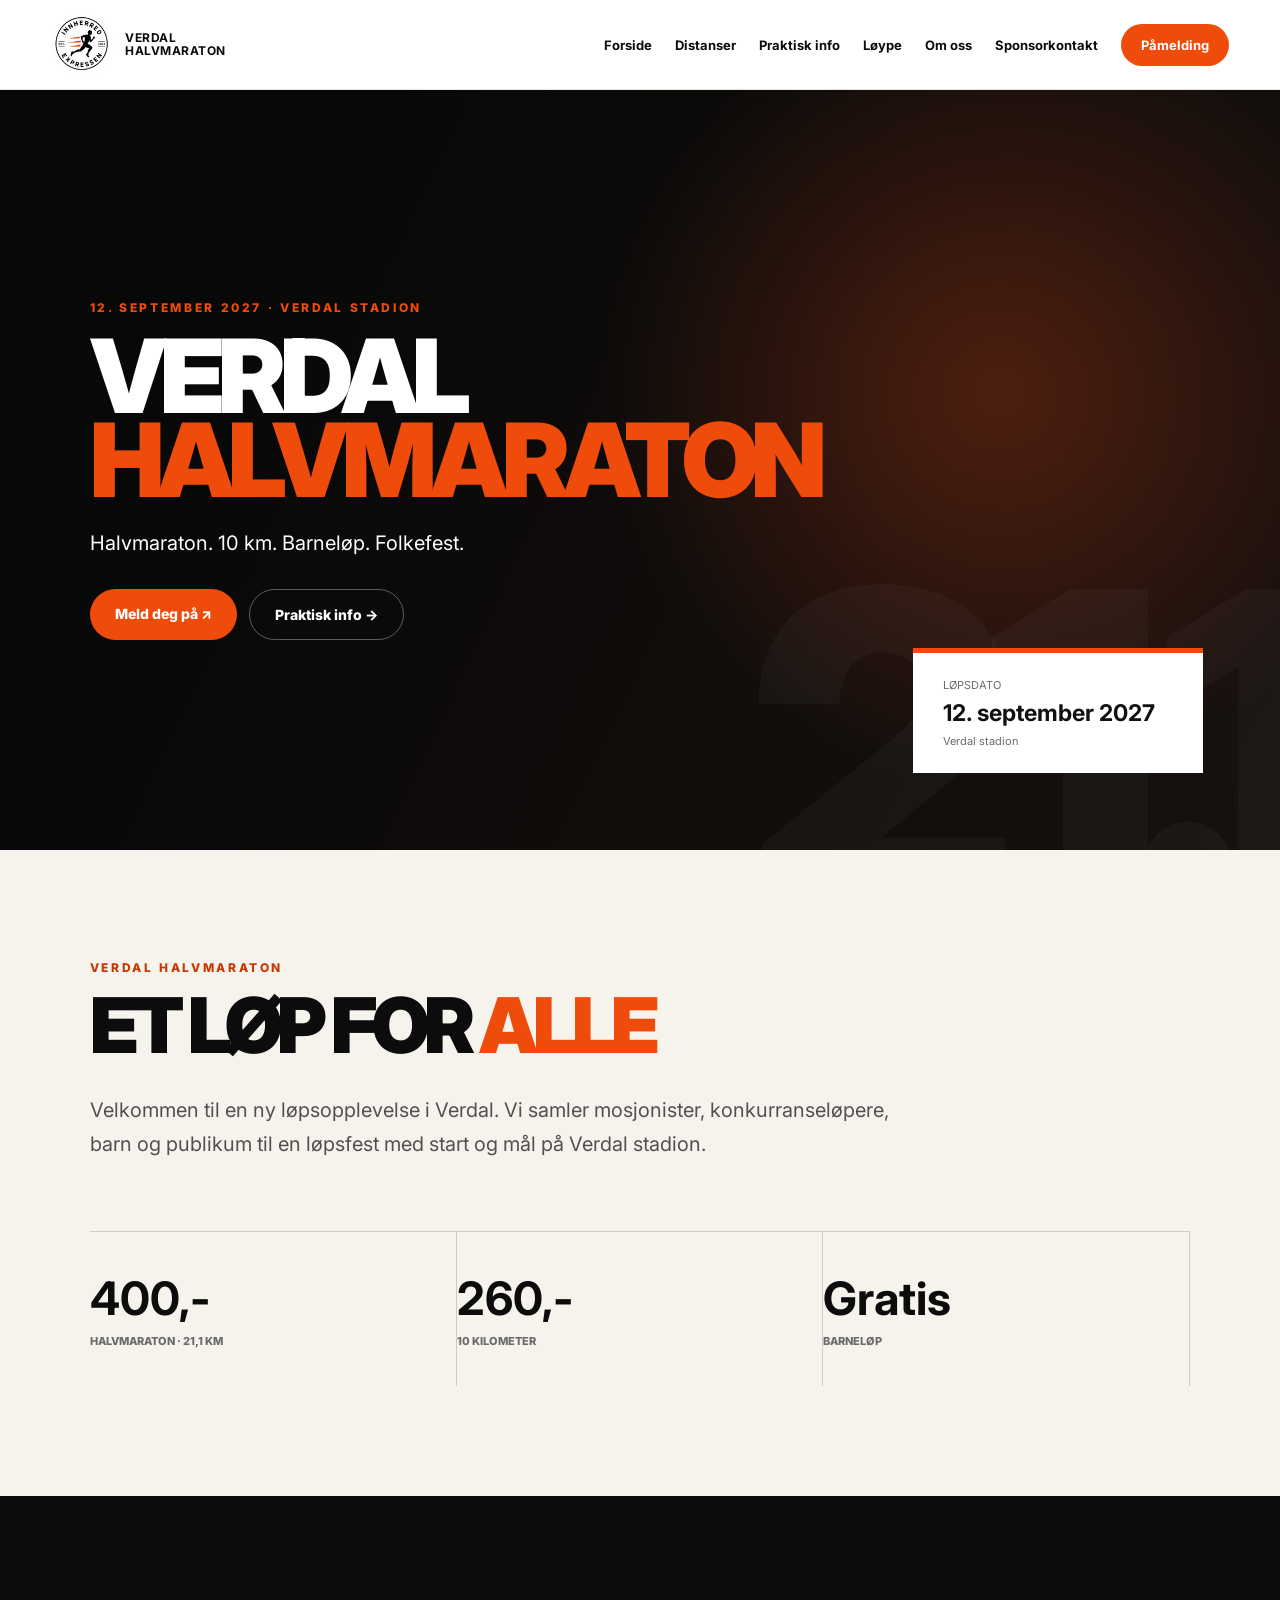
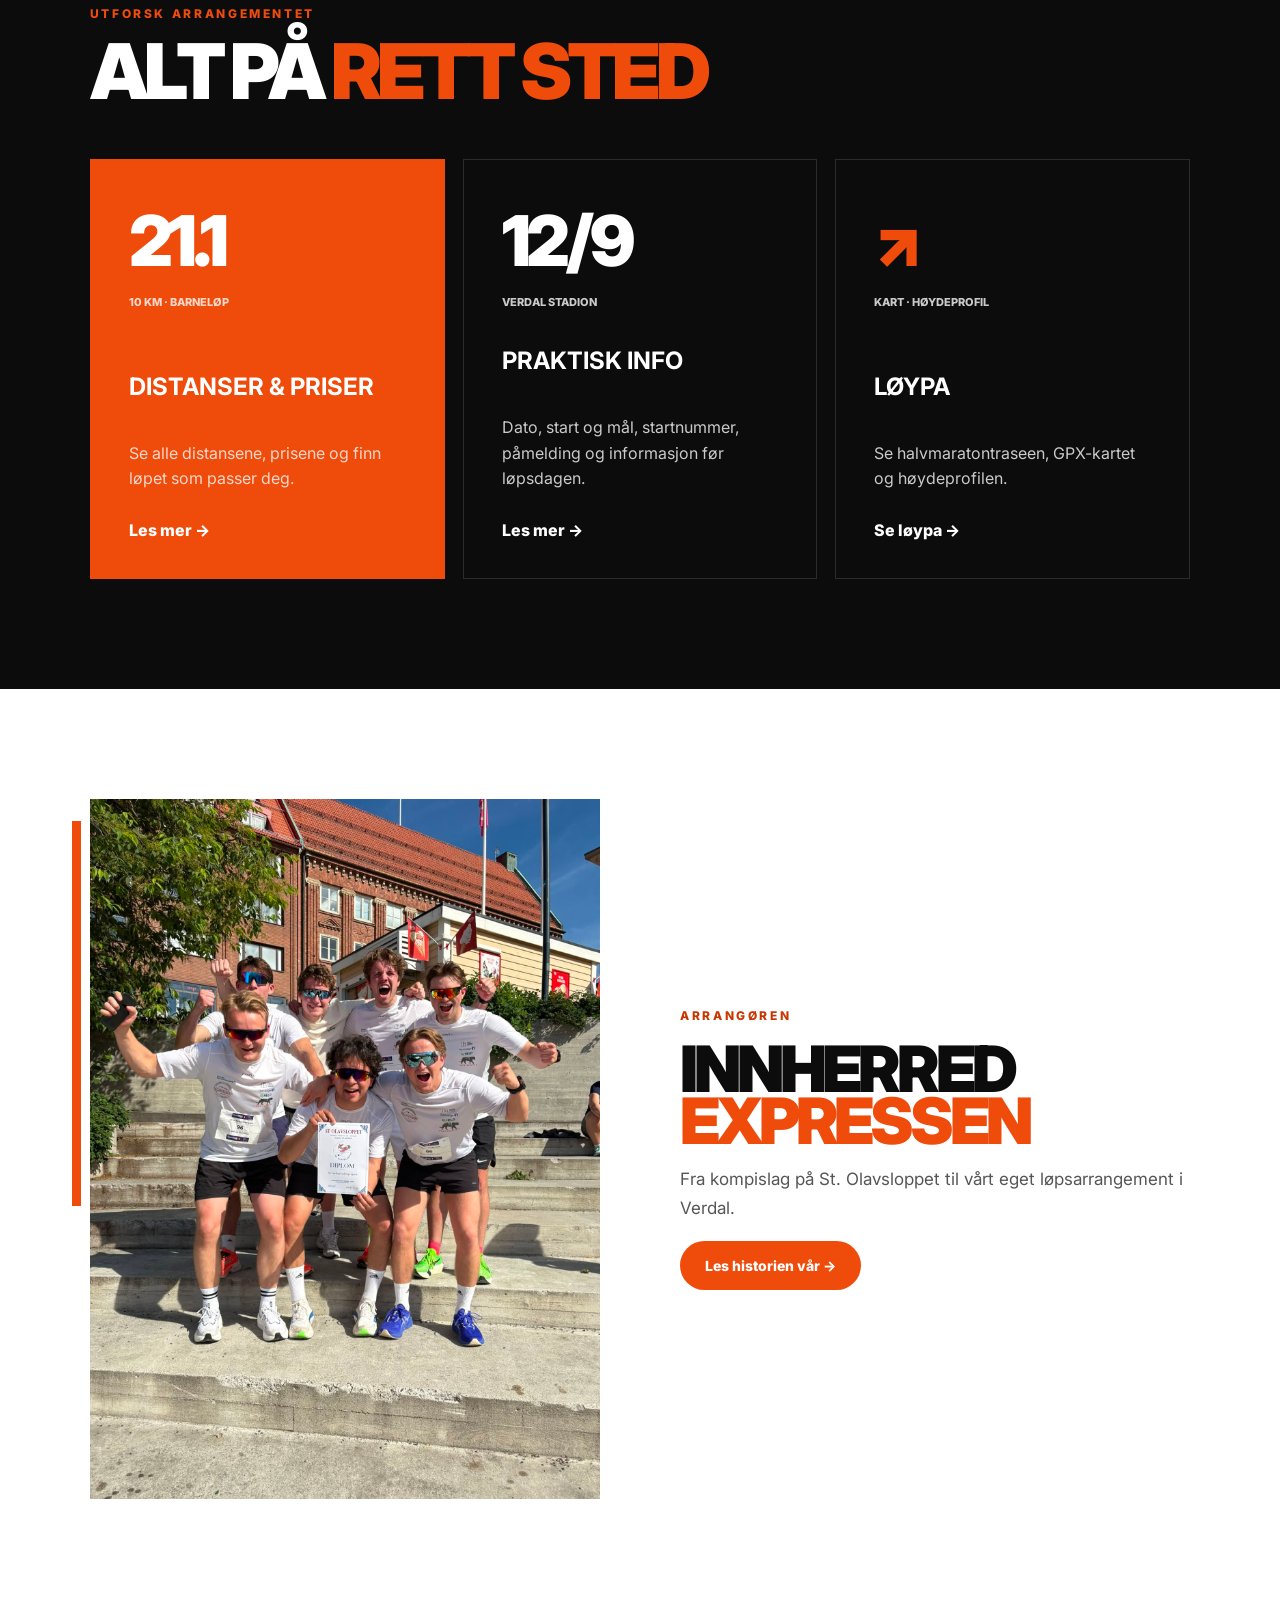
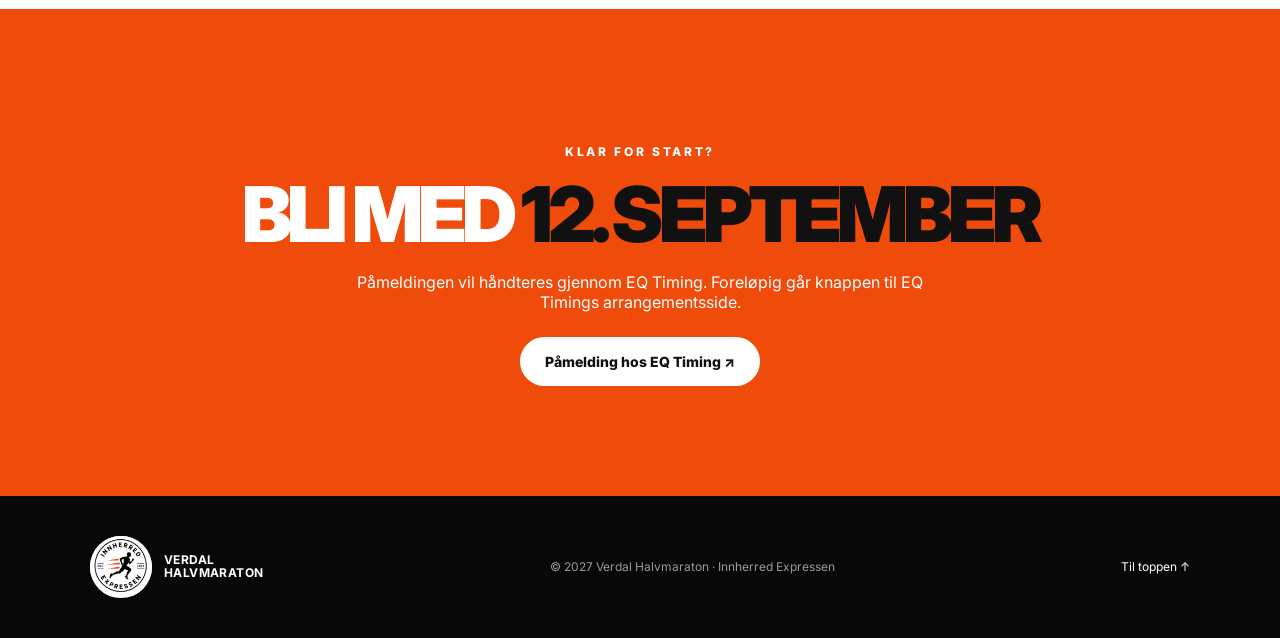
<file: index.html>
<!doctype html><html lang="no"><head><meta charset="utf-8"><meta name="viewport" content="width=device-width,initial-scale=1"><meta name="description" content="Verdal Halvmaraton – løpsfest i Verdal, arrangert av Innherred Expressen."><title>Verdal Halvmaraton</title><link rel="preconnect" href="https://fonts.googleapis.com"><link rel="preconnect" href="https://fonts.gstatic.com" crossorigin><link href="https://fonts.googleapis.com/css2?family=Inter:wght@400;500;600;700;800;900&display=swap" rel="stylesheet"><link rel="stylesheet" href="styles.css"></head><body><header class="header"><a class="brand" href="index.html"><img src="images/innherred-expressen-logo.jpg" alt="Innherred Expressen"><span>VERDAL<br><b>HALVMARATON</b></span></a><button class="menu" aria-label="Åpne meny">☰</button><nav><a href="index.html">Forside</a><a href="distanser.html">Distanser</a><a href="praktisk.html">Praktisk info</a><a href="loype.html">Løype</a><a href="om-oss.html">Om oss</a><a href="sponsor.html">Sponsorkontakt</a><a class="nav-cta" href="https://events.eqtiming.com/eventlist?fullscreen=true&locale=no&theme=eqtiming" target="_blank" rel="noopener">Påmelding</a></nav></header><main id="top"><section class="hero"><div class="hero-bg"></div><div class="hero-content"><p class="eyebrow">12. SEPTEMBER 2027 · VERDAL STADION</p><h1>VERDAL<br><span>HALVMARATON</span></h1><p class="lead">Halvmaraton. 10 km. Barneløp. Folkefest.</p><div class="hero-actions"><a class="btn primary" href="https://events.eqtiming.com/eventlist?fullscreen=true&locale=no&theme=eqtiming" target="_blank" rel="noopener">Meld deg på ↗</a><a class="btn ghost" href="praktisk.html">Praktisk info →</a></div></div><div class="event-card"><span>LØPSDATO</span><strong>12. september 2027</strong><small>Verdal stadion</small></div></section><section class="intro section"><p class="eyebrow dark">VERDAL HALVMARATON</p><h2>ET LØP FOR <span>ALLE</span></h2><p class="section-lead">Velkommen til en ny løpsopplevelse i Verdal. Vi samler mosjonister, konkurranseløpere, barn og publikum til en løpsfest med start og mål på Verdal stadion.</p><div class="stats"><div><strong>400,-</strong><span>HALVMARATON · 21,1 KM</span></div><div><strong>260,-</strong><span>10 KILOMETER</span></div><div><strong>Gratis</strong><span>BARNELØP</span></div></div></section><section class="dark-section section"><p class="eyebrow">UTFORSK ARRANGEMENTET</p><h2>ALT PÅ <span>RETT STED</span></h2><div class="cards home-links"><a class="race-card featured" href="distanser.html"><div class="race-number">21.1</div><p>10 KM · BARNELØP</p><h3>DISTANSER & PRISER</h3><p>Se alle distansene, prisene og finn løpet som passer deg.</p><strong>Les mer →</strong></a><a class="race-card" href="praktisk.html"><div class="race-number">12/9</div><p>VERDAL STADION</p><h3>PRAKTISK INFO</h3><p>Dato, start og mål, startnummer, påmelding og informasjon før løpsdagen.</p><strong>Les mer →</strong></a><a class="race-card" href="loype.html"><div class="race-number child-run">↗</div><p>KART · HØYDEPROFIL</p><h3>LØYPA</h3><p>Se halvmaratontraseen, GPX-kartet og høydeprofilen.</p><strong>Se løypa →</strong></a></div></section><section class="about section"><div class="about-photo"><img src="images/innherred-expressen.jpg" alt="Innherred Expressen på St. Olavsloppet"></div><div class="about-copy"><p class="eyebrow dark">ARRANGØREN</p><h2>INNHERRED <span>EXPRESSEN</span></h2><p>Fra kompislag på St. Olavsloppet til vårt eget løpsarrangement i Verdal.</p><a class="btn primary" href="om-oss.html">Les historien vår →</a></div></section><section class="signup section"><p class="eyebrow">KLAR FOR START?</p><h2>BLI MED <span>12. SEPTEMBER</span></h2><p>Påmeldingen vil håndteres gjennom EQ Timing. Foreløpig går knappen til EQ Timings arrangementsside.</p><a class="btn light" href="https://events.eqtiming.com/eventlist?fullscreen=true&locale=no&theme=eqtiming" target="_blank" rel="noopener">Påmelding hos EQ Timing ↗</a></section></main><footer><div class="brand footer-brand"><img src="images/innherred-expressen-logo.jpg" alt="Innherred Expressen"><span>VERDAL<br><b>HALVMARATON</b></span></div><p>© 2027 Verdal Halvmaraton · Innherred Expressen</p><a href="#top">Til toppen ↑</a></footer><script src="script.js"></script></body></html>
</file>
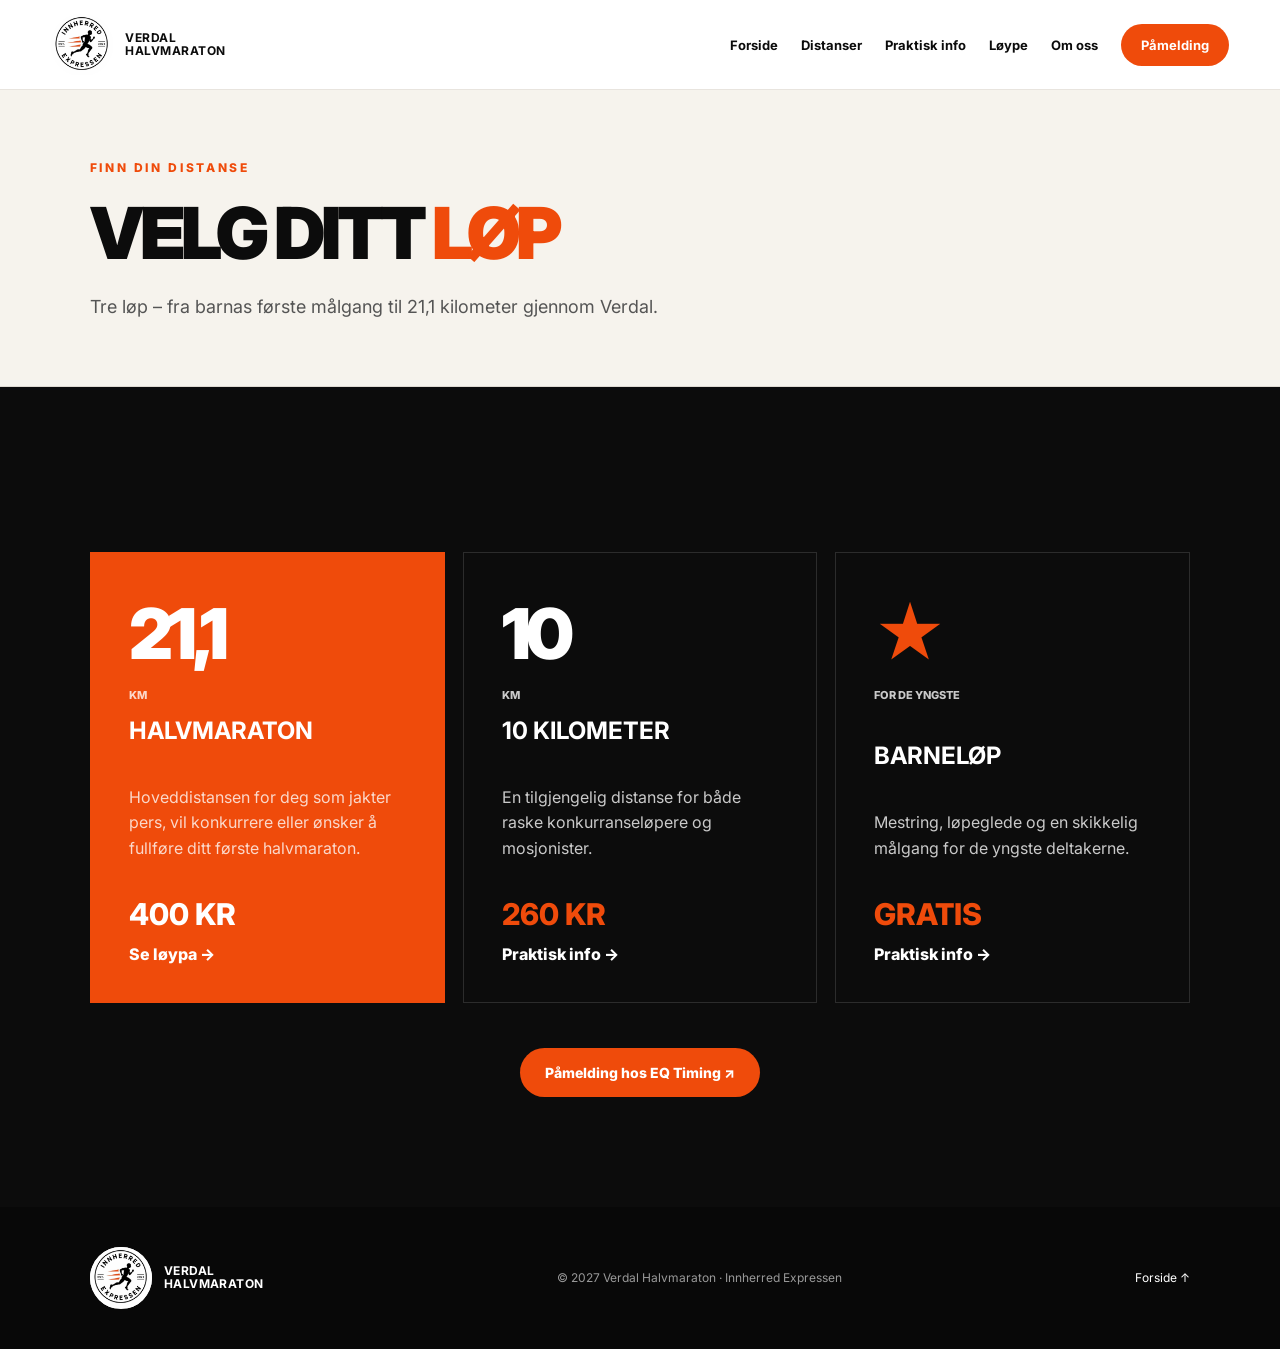
<file: distanser.html>
<!doctype html><html lang="no"><head><meta charset="utf-8"><meta name="viewport" content="width=device-width,initial-scale=1"><title>Distanser og priser | Verdal Halvmaraton</title><link rel="preconnect" href="https://fonts.googleapis.com"><link rel="preconnect" href="https://fonts.gstatic.com" crossorigin><link href="https://fonts.googleapis.com/css2?family=Inter:wght@400;500;600;700;800;900&display=swap" rel="stylesheet"><link rel="stylesheet" href="styles.css"></head><body><header class="header"><a class="brand" href="index.html"><img src="images/innherred-expressen-logo.jpg" alt="Innherred Expressen"><span>VERDAL<br><b>HALVMARATON</b></span></a><button class="menu" aria-label="Åpne meny">☰</button><nav><a href="index.html">Forside</a><a href="distanser.html">Distanser</a><a href="praktisk.html">Praktisk info</a><a href="loype.html">Løype</a><a href="om-oss.html">Om oss</a><a class="nav-cta" href="https://events.eqtiming.com/eventlist?fullscreen=true&locale=no&theme=eqtiming" target="_blank" rel="noopener">Påmelding</a></nav></header><main><section class="page-hero"><p class="eyebrow">FINN DIN DISTANSE</p><h1>VELG DITT <span>LØP</span></h1><p>Tre løp – fra barnas første målgang til 21,1 kilometer gjennom Verdal.</p></section><section class="section dark-section"><div class="cards price-cards"><article class="race-card featured"><div class="race-number">21,1</div><p>KM</p><h3>HALVMARATON</h3><p>Hoveddistansen for deg som jakter pers, vil konkurrere eller ønsker å fullføre ditt første halvmaraton.</p><strong class="price">400 KR</strong><a href="loype.html">Se løypa →</a></article><article class="race-card"><div class="race-number">10</div><p>KM</p><h3>10 KILOMETER</h3><p>En tilgjengelig distanse for både raske konkurranseløpere og mosjonister.</p><strong class="price">260 KR</strong><a href="praktisk.html">Praktisk info →</a></article><article class="race-card"><div class="race-number child-run">★</div><p>FOR DE YNGSTE</p><h3>BARNELØP</h3><p>Mestring, løpeglede og en skikkelig målgang for de yngste deltakerne.</p><strong class="price">GRATIS</strong><a href="praktisk.html">Praktisk info →</a></article></div><div class="center-action"><a class="btn primary" href="https://events.eqtiming.com/eventlist?fullscreen=true&locale=no&theme=eqtiming" target="_blank" rel="noopener">Påmelding hos EQ Timing ↗</a></div></section></main><footer><div class="brand footer-brand"><img src="images/innherred-expressen-logo.jpg" alt="Innherred Expressen"><span>VERDAL<br><b>HALVMARATON</b></span></div><p>© 2027 Verdal Halvmaraton · Innherred Expressen</p><a href="index.html">Forside ↑</a></footer><script src="script.js"></script></body></html>
</file>
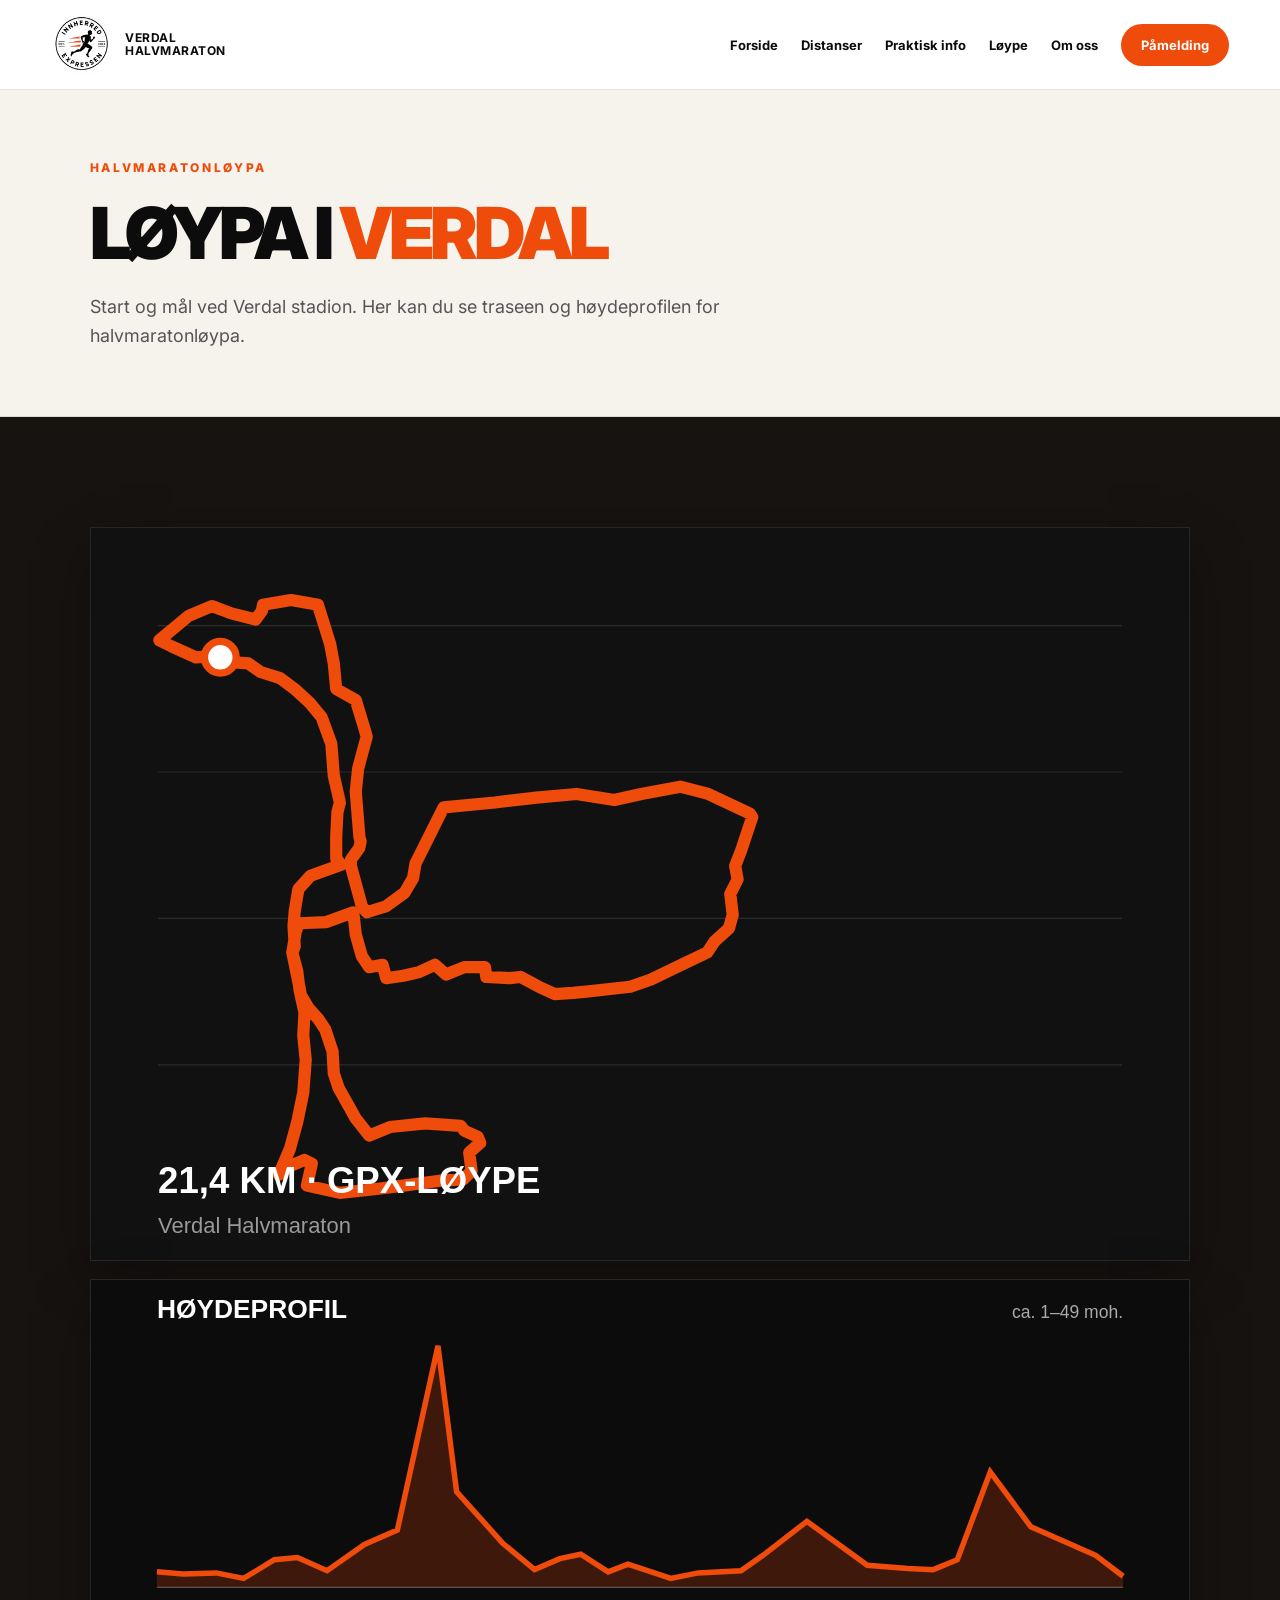
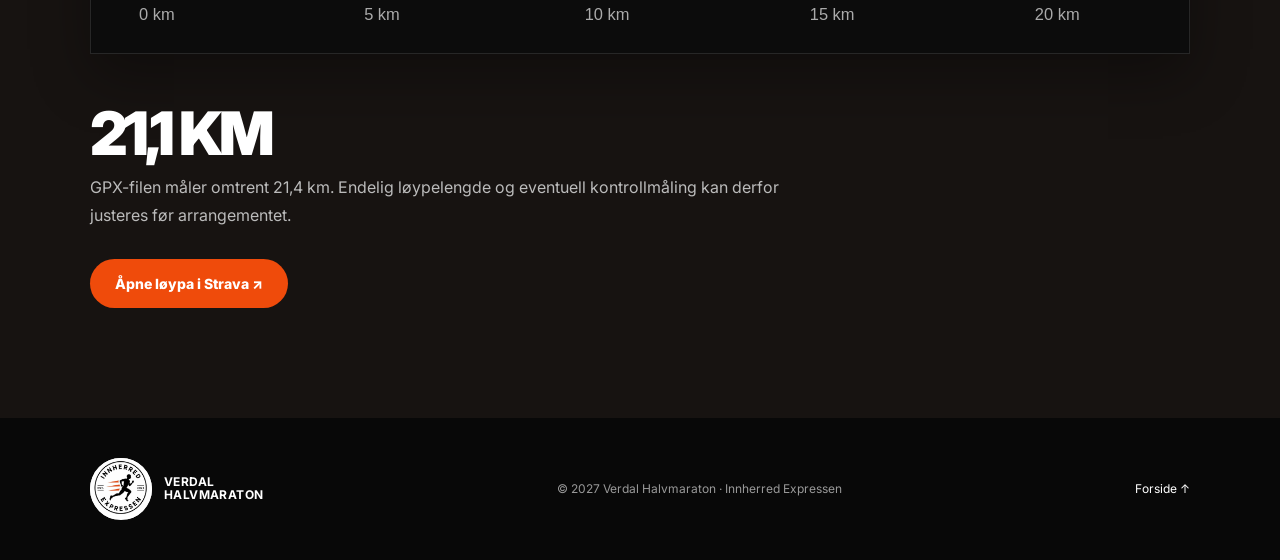
<file: loype.html>
<!doctype html><html lang="no"><head><meta charset="utf-8"><meta name="viewport" content="width=device-width,initial-scale=1"><title>Løype | Verdal Halvmaraton</title><link rel="preconnect" href="https://fonts.googleapis.com"><link rel="preconnect" href="https://fonts.gstatic.com" crossorigin><link href="https://fonts.googleapis.com/css2?family=Inter:wght@400;500;600;700;800;900&display=swap" rel="stylesheet"><link rel="stylesheet" href="styles.css"></head><body><header class="header"><a class="brand" href="index.html"><img src="images/innherred-expressen-logo.jpg" alt="Innherred Expressen"><span>VERDAL<br><b>HALVMARATON</b></span></a><button class="menu" aria-label="Åpne meny">☰</button><nav><a href="index.html">Forside</a><a href="distanser.html">Distanser</a><a href="praktisk.html">Praktisk info</a><a href="loype.html">Løype</a><a href="om-oss.html">Om oss</a><a class="nav-cta" href="https://events.eqtiming.com/eventlist?fullscreen=true&locale=no&theme=eqtiming" target="_blank" rel="noopener">Påmelding</a></nav></header><main><section class="page-hero"><p class="eyebrow">HALVMARATONLØYPA</p><h1>LØYPA I <span>VERDAL</span></h1><p>Start og mål ved Verdal stadion. Her kan du se traseen og høydeprofilen for halvmaratonløypa.</p></section><section class="section route-page"><div class="gpx-visuals"><img src="images/halvmaraton-loype.svg" alt="Løypekart for Verdal Halvmaraton"><img class="elevation" src="images/halvmaraton-hoydeprofil.svg" alt="Høydeprofil for Verdal Halvmaraton"></div><div class="route-notes"><h2>21,1 KM</h2><p>GPX-filen måler omtrent 21,4 km. Endelig løypelengde og eventuell kontrollmåling kan derfor justeres før arrangementet.</p><a class="btn primary" href="https://www.strava.com/routes/3534234472199984584" target="_blank" rel="noopener">Åpne løypa i Strava ↗</a></div></section></main><footer><div class="brand footer-brand"><img src="images/innherred-expressen-logo.jpg" alt="Innherred Expressen"><span>VERDAL<br><b>HALVMARATON</b></span></div><p>© 2027 Verdal Halvmaraton · Innherred Expressen</p><a href="index.html">Forside ↑</a></footer><script src="script.js"></script></body></html>
</file>
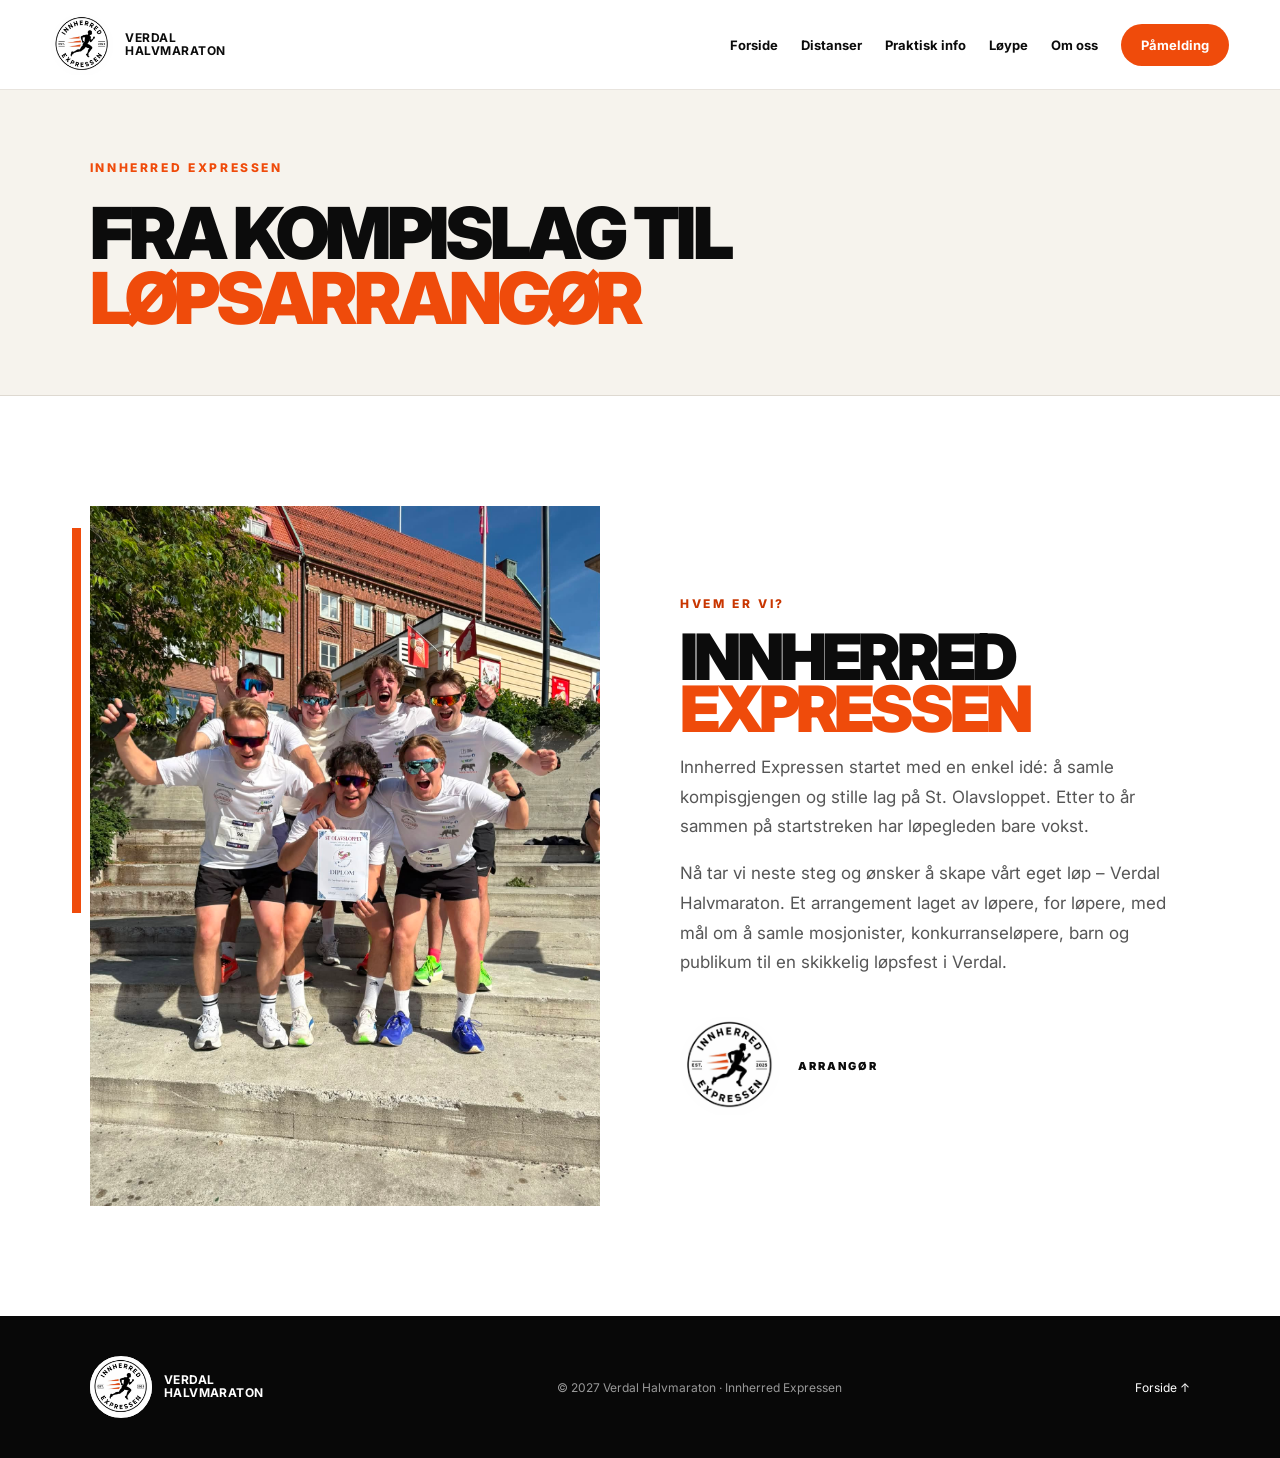
<file: om-oss.html>
<!doctype html><html lang="no"><head><meta charset="utf-8"><meta name="viewport" content="width=device-width,initial-scale=1"><title>Om oss | Verdal Halvmaraton</title><link rel="preconnect" href="https://fonts.googleapis.com"><link rel="preconnect" href="https://fonts.gstatic.com" crossorigin><link href="https://fonts.googleapis.com/css2?family=Inter:wght@400;500;600;700;800;900&display=swap" rel="stylesheet"><link rel="stylesheet" href="styles.css"></head><body><header class="header"><a class="brand" href="index.html"><img src="images/innherred-expressen-logo.jpg" alt="Innherred Expressen"><span>VERDAL<br><b>HALVMARATON</b></span></a><button class="menu" aria-label="Åpne meny">☰</button><nav><a href="index.html">Forside</a><a href="distanser.html">Distanser</a><a href="praktisk.html">Praktisk info</a><a href="loype.html">Løype</a><a href="om-oss.html">Om oss</a><a class="nav-cta" href="https://events.eqtiming.com/eventlist?fullscreen=true&locale=no&theme=eqtiming" target="_blank" rel="noopener">Påmelding</a></nav></header><main><section class="page-hero"><p class="eyebrow">INNHERRED EXPRESSEN</p><h1>FRA KOMPISLAG TIL <span>LØPSARRANGØR</span></h1></section><section class="about section"><div class="about-photo"><img src="images/innherred-expressen.jpg" alt="Innherred Expressen på St. Olavsloppet"></div><div class="about-copy"><p class="eyebrow dark">HVEM ER VI?</p><h2>INNHERRED <span>EXPRESSEN</span></h2><p>Innherred Expressen startet med en enkel idé: å samle kompisgjengen og stille lag på St. Olavsloppet. Etter to år sammen på startstreken har løpegleden bare vokst.</p><p>Nå tar vi neste steg og ønsker å skape vårt eget løp – Verdal Halvmaraton. Et arrangement laget av løpere, for løpere, med mål om å samle mosjonister, konkurranseløpere, barn og publikum til en skikkelig løpsfest i Verdal.</p><div class="about-logo"><img src="images/innherred-expressen-logo.jpg" alt="Innherred Expressen logo"><span>ARRANGØR</span></div></div></section></main><footer><div class="brand footer-brand"><img src="images/innherred-expressen-logo.jpg" alt="Innherred Expressen"><span>VERDAL<br><b>HALVMARATON</b></span></div><p>© 2027 Verdal Halvmaraton · Innherred Expressen</p><a href="index.html">Forside ↑</a></footer><script src="script.js"></script></body></html>
</file>
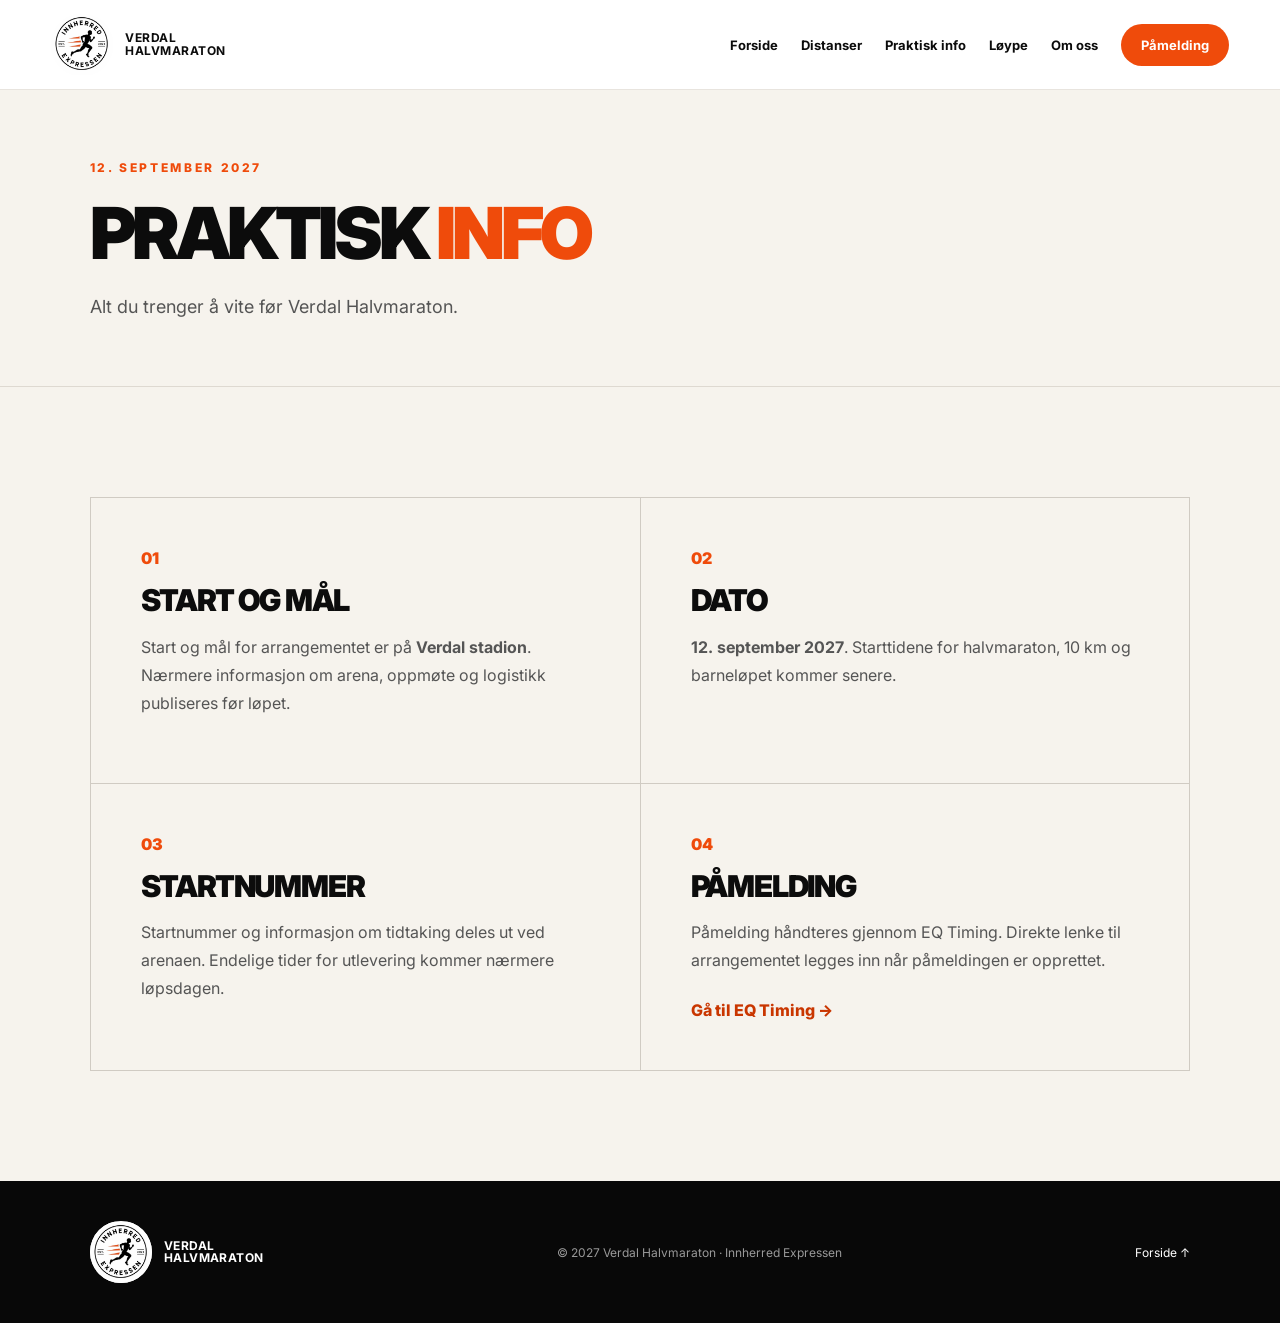
<file: praktisk.html>
<!doctype html><html lang="no"><head><meta charset="utf-8"><meta name="viewport" content="width=device-width,initial-scale=1"><title>Praktisk info | Verdal Halvmaraton</title><link rel="preconnect" href="https://fonts.googleapis.com"><link rel="preconnect" href="https://fonts.gstatic.com" crossorigin><link href="https://fonts.googleapis.com/css2?family=Inter:wght@400;500;600;700;800;900&display=swap" rel="stylesheet"><link rel="stylesheet" href="styles.css"></head><body><header class="header"><a class="brand" href="index.html"><img src="images/innherred-expressen-logo.jpg" alt="Innherred Expressen"><span>VERDAL<br><b>HALVMARATON</b></span></a><button class="menu" aria-label="Åpne meny">☰</button><nav><a href="index.html">Forside</a><a href="distanser.html">Distanser</a><a href="praktisk.html">Praktisk info</a><a href="loype.html">Løype</a><a href="om-oss.html">Om oss</a><a class="nav-cta" href="https://events.eqtiming.com/eventlist?fullscreen=true&locale=no&theme=eqtiming" target="_blank" rel="noopener">Påmelding</a></nav></header><main><section class="page-hero"><p class="eyebrow">12. SEPTEMBER 2027</p><h1>PRAKTISK <span>INFO</span></h1><p>Alt du trenger å vite før Verdal Halvmaraton.</p></section><section class="section"><div class="detail-grid"><article><span>01</span><h2>START OG MÅL</h2><p>Start og mål for arrangementet er på <strong>Verdal stadion</strong>. Nærmere informasjon om arena, oppmøte og logistikk publiseres før løpet.</p></article><article><span>02</span><h2>DATO</h2><p><strong>12. september 2027</strong>. Starttidene for halvmaraton, 10 km og barneløpet kommer senere.</p></article><article><span>03</span><h2>STARTNUMMER</h2><p>Startnummer og informasjon om tidtaking deles ut ved arenaen. Endelige tider for utlevering kommer nærmere løpsdagen.</p></article><article><span>04</span><h2>PÅMELDING</h2><p>Påmelding håndteres gjennom EQ Timing. Direkte lenke til arrangementet legges inn når påmeldingen er opprettet.</p><a class="text-link" href="https://events.eqtiming.com/eventlist?fullscreen=true&locale=no&theme=eqtiming" target="_blank" rel="noopener">Gå til EQ Timing →</a></article></div></section></main><footer><div class="brand footer-brand"><img src="images/innherred-expressen-logo.jpg" alt="Innherred Expressen"><span>VERDAL<br><b>HALVMARATON</b></span></div><p>© 2027 Verdal Halvmaraton · Innherred Expressen</p><a href="index.html">Forside ↑</a></footer><script src="script.js"></script></body></html>
</file>
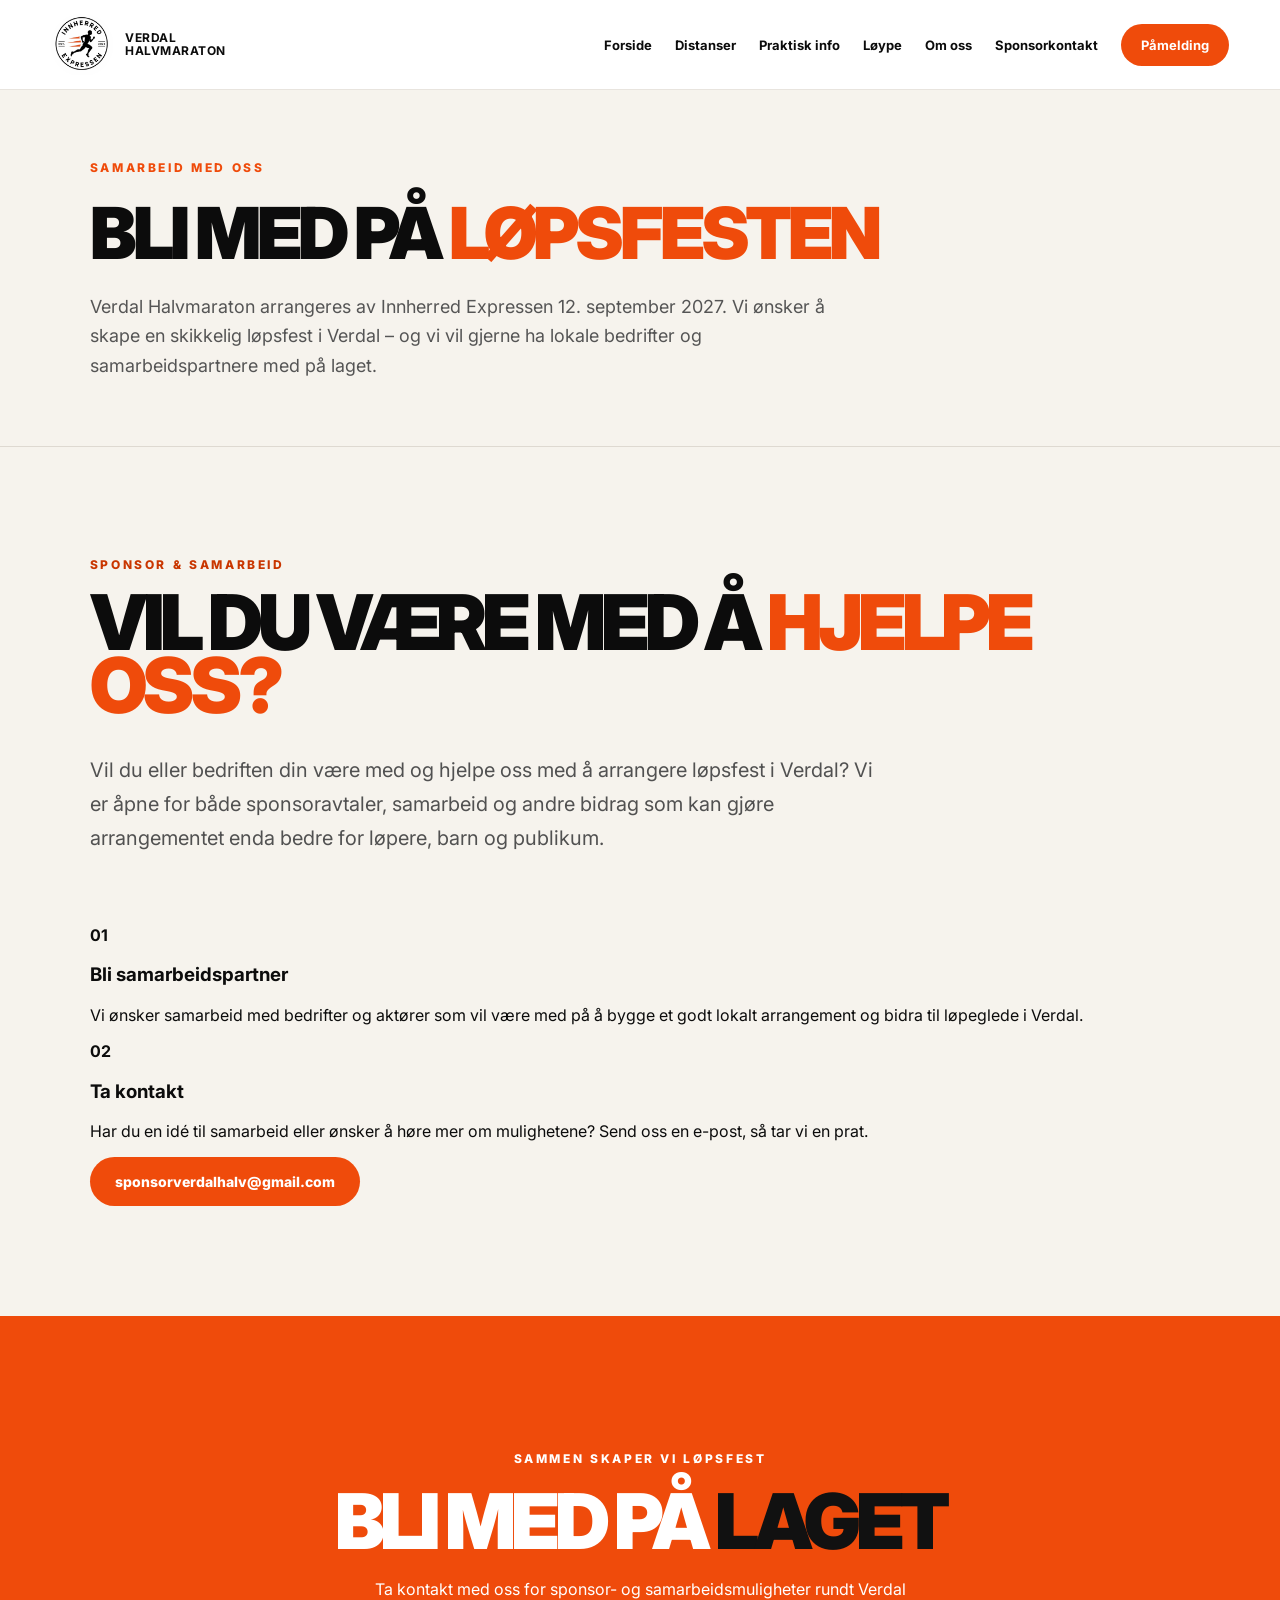
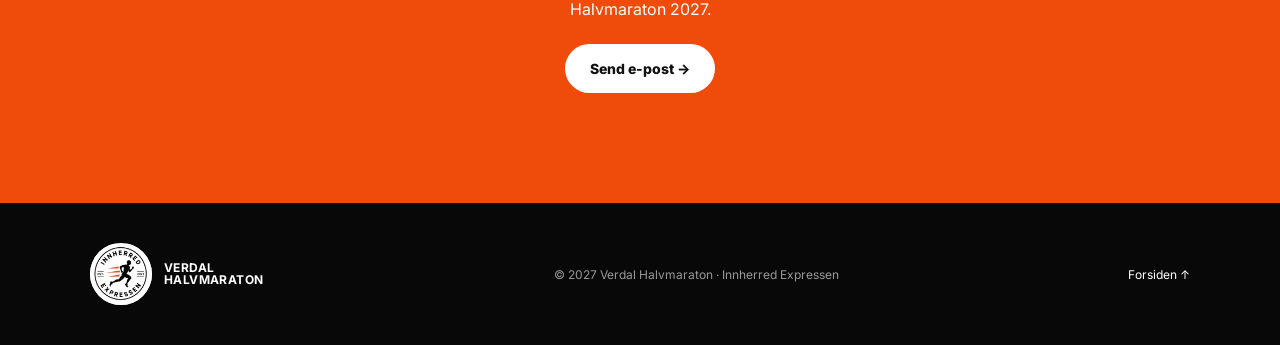
<file: sponsor.html>
<!doctype html><html lang="no"><head><meta charset="utf-8"><meta name="viewport" content="width=device-width,initial-scale=1"><meta name="description" content="Bli sponsor eller samarbeidspartner for Verdal Halvmaraton."><title>Sponsorkontakt | Verdal Halvmaraton</title><link rel="preconnect" href="https://fonts.googleapis.com"><link rel="preconnect" href="https://fonts.gstatic.com" crossorigin><link href="https://fonts.googleapis.com/css2?family=Inter:wght@400;500;600;700;800;900&display=swap" rel="stylesheet"><link rel="stylesheet" href="styles.css"></head><body><header class="header"><a class="brand" href="index.html"><img src="images/innherred-expressen-logo.jpg" alt="Innherred Expressen"><span>VERDAL<br><b>HALVMARATON</b></span></a><button class="menu" aria-label="Åpne meny">☰</button><nav><a href="index.html">Forside</a><a href="distanser.html">Distanser</a><a href="praktisk.html">Praktisk info</a><a href="loype.html">Løype</a><a href="om-oss.html">Om oss</a><a href="sponsor.html">Sponsorkontakt</a><a class="nav-cta" href="https://events.eqtiming.com/eventlist?fullscreen=true&locale=no&theme=eqtiming" target="_blank" rel="noopener">Påmelding</a></nav></header><main><section class="page-hero"><p class="eyebrow">SAMARBEID MED OSS</p><h1>BLI MED PÅ <span>LØPSFESTEN</span></h1><p>Verdal Halvmaraton arrangeres av Innherred Expressen 12. september 2027. Vi ønsker å skape en skikkelig løpsfest i Verdal – og vi vil gjerne ha lokale bedrifter og samarbeidspartnere med på laget.</p></section><section class="section"><p class="eyebrow dark">SPONSOR & SAMARBEID</p><h2>VIL DU VÆRE MED Å <span>HJELPE OSS?</span></h2><p class="section-lead">Vil du eller bedriften din være med og hjelpe oss med å arrangere løpsfest i Verdal? Vi er åpne for både sponsoravtaler, samarbeid og andre bidrag som kan gjøre arrangementet enda bedre for løpere, barn og publikum.</p><div class="info-grid"><div><b>01</b><h3>Bli samarbeidspartner</h3><p>Vi ønsker samarbeid med bedrifter og aktører som vil være med på å bygge et godt lokalt arrangement og bidra til løpeglede i Verdal.</p></div><div><b>02</b><h3>Ta kontakt</h3><p>Har du en idé til samarbeid eller ønsker å høre mer om mulighetene? Send oss en e-post, så tar vi en prat.</p><a class="btn primary" href="mailto:sponsorverdalhalv@gmail.com">sponsorverdalhalv@gmail.com</a></div></div></section><section class="signup section"><p class="eyebrow">SAMMEN SKAPER VI LØPSFEST</p><h2>BLI MED PÅ <span>LAGET</span></h2><p>Ta kontakt med oss for sponsor- og samarbeidsmuligheter rundt Verdal Halvmaraton 2027.</p><a class="btn light" href="mailto:sponsorverdalhalv@gmail.com">Send e-post →</a></section></main><footer><div class="brand footer-brand"><img src="images/innherred-expressen-logo.jpg" alt="Innherred Expressen"><span>VERDAL<br><b>HALVMARATON</b></span></div><p>© 2027 Verdal Halvmaraton · Innherred Expressen</p><a href="index.html">Forsiden ↑</a></footer><script src="script.js"></script></body></html>
</file>
<file: styles.css>
:root{--orange:#ef4b0b;--orange-dark:#c93600;--ink:#0c0c0c;--muted:#666;--cream:#f6f3ed;--white:#fff}*{box-sizing:border-box}html{scroll-behavior:smooth}body{margin:0;font-family:Inter,Arial,sans-serif;color:var(--ink);background:var(--cream);overflow-x:hidden}a{color:inherit;text-decoration:none}.header{height:90px;padding:0 4vw;display:flex;align-items:center;justify-content:space-between;background:#fff;position:sticky;top:0;z-index:50;border-bottom:1px solid #e8e4de}.brand{display:flex;gap:12px;align-items:center;font-size:12px;line-height:1.05;font-weight:700;letter-spacing:.04em;flex-shrink:0}.brand img{width:62px;height:62px;object-fit:contain;border-radius:50%}.header nav{display:flex;align-items:center;justify-content:flex-end;gap:clamp(14px,1.8vw,28px);font-size:13px;font-weight:700;white-space:nowrap;margin-left:30px}.header nav a:hover{color:var(--orange)}.nav-cta{background:var(--orange);color:#fff!important;padding:13px 20px;border-radius:99px}.menu{display:none;border:0;background:none;font-size:24px}.hero{min-height:760px;background:#111;color:white;position:relative;display:flex;align-items:center;padding:7vw;overflow:hidden}.hero-bg{position:absolute;inset:0;background:radial-gradient(circle at 78% 40%,#50200f 0,transparent 36%),linear-gradient(115deg,#080808 20%,#18110e 100%);opacity:.98}.hero:after{content:'21.1';position:absolute;right:-2vw;bottom:-9vw;font-size:34vw;line-height:1;font-weight:900;color:#ffffff08;letter-spacing:-.08em}.hero-content{position:relative;z-index:2}.eyebrow{font-size:12px;font-weight:800;letter-spacing:.22em;color:var(--orange);margin:0 0 20px}.eyebrow.dark{color:var(--orange-dark)}.hero h1,.section h2{font-size:clamp(54px,8vw,118px);line-height:.82;margin:0;letter-spacing:-.065em;font-weight:900}.hero h1 span,.section h2 span,.page-hero h1 span{color:var(--orange)}.lead{font-size:20px;margin:28px 0 34px}.hero-actions{display:flex;gap:12px}.btn{display:inline-block;padding:16px 25px;border-radius:99px;font-size:14px;font-weight:800}.primary{background:var(--orange);color:#fff}.ghost{border:1px solid #ffffff55}.event-card{position:absolute;z-index:3;right:6vw;bottom:6vw;background:#fff;color:#111;padding:25px 30px;width:290px;border-top:5px solid var(--orange)}.event-card span,.event-card small{display:block;font-size:11px;color:#6c6c6c}.event-card strong{display:block;font-size:23px;margin:7px 0}.section{padding:110px 7vw}.intro{background:var(--cream)}.section h2{font-size:clamp(45px,6vw,86px);max-width:1000px}.section-lead{font-size:20px;line-height:1.7;max-width:800px;color:#515151;margin:35px 0 70px}.stats{display:grid;grid-template-columns:repeat(3,1fr);border-top:1px solid #d0cbc3}.stats div{padding:38px 0;border-right:1px solid #d0cbc3}.stats strong,.stats span{display:block}.stats strong{font-size:46px}.stats span{font-size:11px;font-weight:800;margin-top:8px;color:#6b6b6b}.dark-section{background:var(--ink);color:#fff}.cards{display:grid;grid-template-columns:repeat(3,1fr);gap:18px;margin-top:55px}.race-card{border:1px solid #ffffff22;padding:38px;min-height:420px;display:flex;flex-direction:column}.race-card.featured{background:var(--orange);color:#fff;border-color:var(--orange)}.race-number{font-size:70px;font-weight:900;letter-spacing:-.06em}.child-run{color:var(--orange)}.race-card>p:first-of-type{font-size:11px;font-weight:800}.race-card h3{margin-top:auto;font-size:24px}.race-card p{line-height:1.6;color:inherit;opacity:.78}.race-card a,.race-card>strong{font-weight:800;margin-top:12px}.home-links .race-card{transition:transform .2s,border-color .2s}.home-links .race-card:hover{transform:translateY(-6px);border-color:var(--orange)}.price{font-size:30px!important;color:var(--orange);margin-top:18px!important}.featured .price{color:#fff}.center-action{text-align:center;margin-top:45px}.route{background:#171311;color:#fff;display:grid;grid-template-columns:minmax(300px,.72fr) minmax(560px,1.28fr);gap:60px;align-items:center}.gpx-visuals{width:100%;display:flex;flex-direction:column;gap:18px}.gpx-visuals img{display:block;width:100%;height:auto;background:#111;border:1px solid #ffffff18;box-shadow:0 22px 55px #0005}.about{display:grid;grid-template-columns:minmax(0,1fr) minmax(0,1fr);gap:80px;align-items:center;background:#fff}.about-photo{position:relative}.about-photo:before{content:'';position:absolute;left:-18px;top:22px;width:9px;height:55%;background:var(--orange)}.about-photo img{display:block;width:100%;height:700px;object-fit:cover;object-position:center}.about-copy h2{font-size:clamp(42px,5vw,76px)}.about-copy>p:not(.eyebrow){font-size:17px;line-height:1.75;color:#565656;max-width:650px}.about-logo{margin-top:38px;display:flex;align-items:center;gap:18px;font-size:11px;font-weight:900;letter-spacing:.18em}.about-logo img{width:100px;height:100px;border-radius:50%;object-fit:contain}.signup{text-align:center;background:var(--orange);color:#fff}.signup .eyebrow{color:#fff}.signup h2{margin:auto;font-size:clamp(42px,6vw,82px)}.signup h2 span{color:#111}.signup p{margin:25px auto;max-width:600px}.light{background:white;color:#111}.page-hero{background:var(--cream);color:var(--ink);padding:70px 7vw 65px;min-height:0;display:block;border-bottom:1px solid #ded9d1}.page-hero .eyebrow{margin-bottom:26px}.page-hero h1{font-size:clamp(46px,5.6vw,82px);line-height:.9;margin:0;letter-spacing:-.055em;font-weight:900;max-width:1100px}.page-hero>p:last-child{font-size:18px;line-height:1.65;color:#555;max-width:760px;margin:26px 0 0}.detail-grid{display:grid;grid-template-columns:repeat(2,1fr);gap:1px;background:#d0cbc3;border:1px solid #d0cbc3}.detail-grid article{background:var(--cream);padding:50px}.detail-grid article>span{color:var(--orange);font-weight:900}.detail-grid h2{font-size:30px;letter-spacing:-.04em;margin:20px 0}.detail-grid p{line-height:1.75;color:#555}.text-link{display:inline-block;color:var(--orange-dark);font-weight:800;margin-top:10px}.route-page{background:#171311;color:#fff}.route-page .gpx-visuals{max-width:1100px;margin:auto}.route-notes{max-width:1100px;margin:55px auto 0}.route-notes h2{font-size:60px}.route-notes p{color:#bbb;line-height:1.7;max-width:700px;margin-bottom:30px}footer{padding:40px 7vw;background:#080808;color:#fff;display:flex;justify-content:space-between;align-items:center;font-size:12px}.footer-brand img{background:#fff}footer p{color:#999}@media(max-width:1100px){.header{padding:0 3vw}.header nav{gap:12px;font-size:12px}.nav-cta{padding:12px 15px}}@media(max-width:1000px){.about{gap:45px}.about-photo img{height:580px}.route{grid-template-columns:1fr}.header nav{display:none}.header nav.open{display:flex;position:absolute;top:90px;left:0;right:0;background:white;flex-direction:column;align-items:flex-start;padding:30px 7vw;gap:22px;box-shadow:0 12px 25px #0002}.menu{display:block}}@media(max-width:850px){.hero{min-height:680px;padding:70px 7vw}.event-card{display:none}.cards,.stats,.route,.about,.detail-grid{grid-template-columns:1fr}.stats div{border-right:0;border-bottom:1px solid #d0cbc3}.section{padding:80px 7vw}.page-hero{padding:55px 7vw 50px}.page-hero h1{font-size:clamp(42px,12vw,68px)}.about-photo img{height:auto;max-height:650px}.about-copy{order:-1}footer{gap:25px;flex-direction:column;align-items:flex-start}.brand img{width:54px;height:54px}}
</file>
